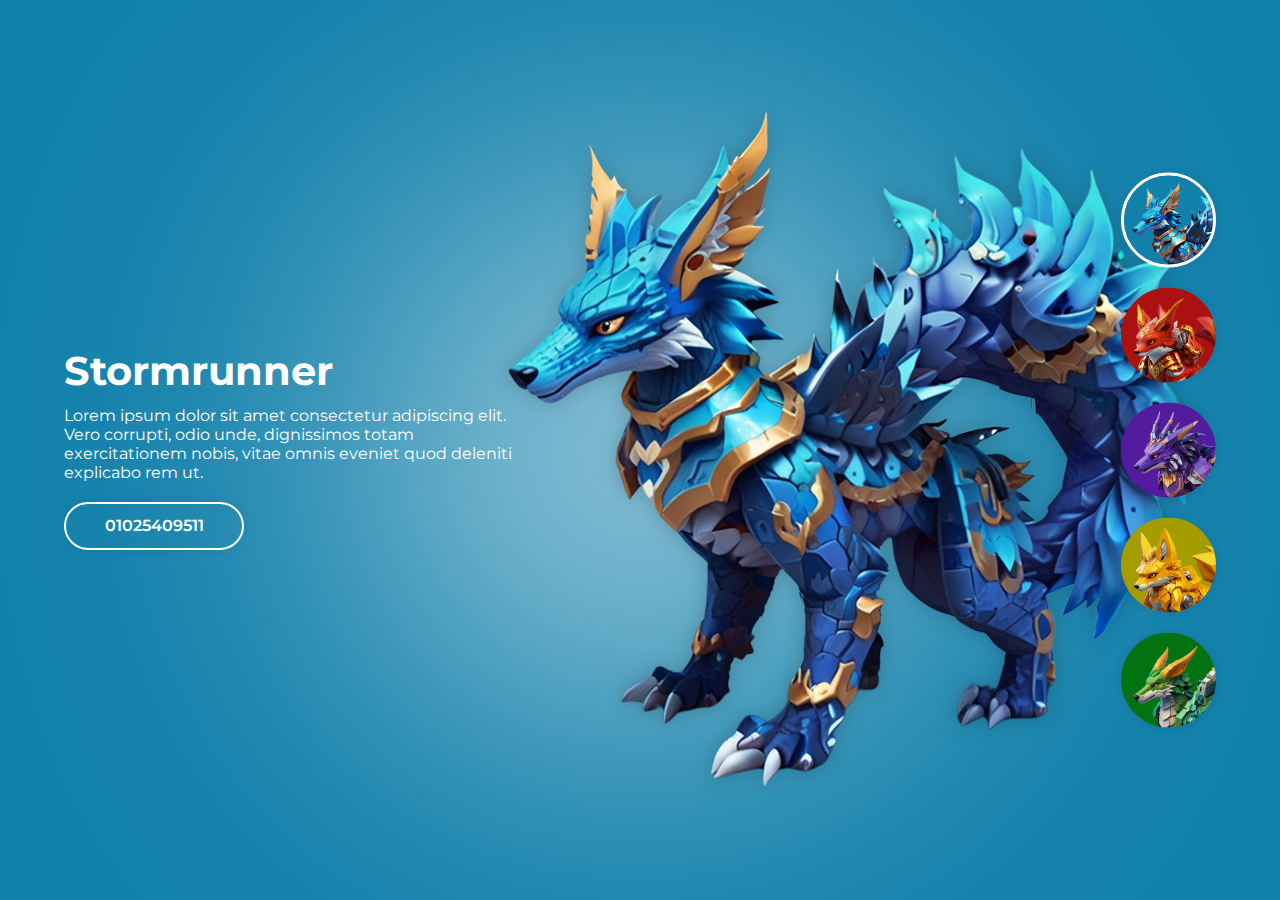
<file: index.html>
<!DOCTYPE html>
<html lang="en">

<head>
    <meta charset="UTF-8">
    <meta http-equiv="X-UA-Compatible" content="IE=edge">
    <meta name="viewport" content="width=device-width, initial-scale=1.0">
    <title>Slider Carousel using HTML CSS & Javascript | Codehal - Carousel 2</title>
    <link rel="stylesheet" href="style.css">
</head>

<body>
    <div class="carousel">
        <div class="item active">
            <div class="bg"></div>
            <div class="info-box">
                <div class="info-slider">
                    <div class="info-item" style="--i:0;">
                        <h2>Stormrunner</h2>
                        <p>Lorem ipsum dolor sit amet consectetur adipiscing elit. Vero
                            corrupti, odio unde, dignissimos totam exercitationem nobis,
                            vitae omnis eveniet quod deleniti explicabo rem ut.</p>
                        <a href="#" class="btn">01025409511</a>
                    </div>
                </div>
            </div>
            <div class="img-box">
                <div class="img-slider">
                    <div class="img-item" style="--i:0;">
                        <img src="images/img1.png">

                    </div>
                </div>
            </div>
        </div>

        <div class="item">
            <div class="bg"></div>
            <div class="info-box">
                <div class="info-slider">
                    <div class="info-item" style="--i:1;">
                        <h2>Dropsight</h2>
                        <p>Lorem ipsum dolor sit amet consectetur adipiscing elit. Vero
                            corrupti, odio unde, dignissimos totam exercitationem nobis,
                            vitae omnis eveniet quod deleniti explicabo rem ut.</p>
                        <a href="#" class="btn">01025409511</a>
                    </div>
                </div>
            </div>
            <div class="img-box">
                <div class="img-slider">
                    <div class="img-item" style="--i:1;">
                        <img src="images/img2.png">

                    </div>
                </div>
            </div>
        </div>

        <div class="item">
            <div class="bg"></div>
            <div class="info-box">
                <div class="info-slider">
                    <div class="info-item" style="--i:2;">
                        <h2>Riot</h2>
                        <p>Lorem ipsum dolor sit amet consectetur adipiscing elit. Vero
                            corrupti, odio unde, dignissimos totam exercitationem nobis,
                            vitae omnis eveniet quod deleniti explicabo rem ut.</p>
                        <a href="#" class="btn">01025409511</a>
                    </div>
                </div>
            </div>
            <div class="img-box">
                <div class="img-slider">
                    <div class="img-item" style="--i:2;">
                        <img src="images/img3.png">

                    </div>
                </div>
            </div>
        </div>

        <div class="item">
            <div class="bg"></div>
            <div class="info-box">
                <div class="info-slider">
                    <div class="info-item" style="--i:3;">
                        <h2>sunblast</h2>
                        <p>Lorem ipsum dolor sit amet consectetur adipiscing elit. Vero
                            corrupti, odio unde, dignissimos totam exercitationem nobis,
                            vitae omnis eveniet quod deleniti explicabo rem ut.</p>
                        <a href="#" class="btn">01025409511</a>
                    </div>
                </div>
            </div>
            <div class="img-box">
                <div class="img-slider">
                    <div class="img-item" style="--i:3;">
                        <img src="images/img4.png">

                    </div>
                </div>
            </div>
        </div>

        <div class="item">
            <div class="bg"></div>
            <div class="info-box">
                <div class="info-slider">
                    <div class="info-item" style="--i:4;">
                        <h2>Breakclash</h2>
                        <p>Lorem ipsum dolor sit amet consectetur adipiscing elit. Vero
                            corrupti, odio unde, dignissimos totam exercitationem nobis,
                            vitae omnis eveniet quod deleniti explicabo rem ut.</p>
                        <a href="#" class="btn">01025409511</a>
                    </div>
                </div>
            </div>
            <div class="img-box">
                <div class="img-slider">
                    <div class="img-item" style="--i:4;">
                        <img src="images/img5.png">

                    </div>
                </div>
            </div>
        </div>

        <ul class="thumb">
            <li class="selected"><img src="images/thumb1.png"></li>
            <li><img src="images/thumb2.png"></li>
            <li><img src="images/thumb3.png"></li>
            <li><img src="images/thumb4.png"></li>
            <li><img src="images/thumb5.png"></li>
        </ul>
    </div>


    <script src="script.js"></script>
</body>

</html>
</file>
<file: style.css>
@import url('https://fonts.googleapis.com/css2?family=Montserrat:wght@300;400;500;600;700;800;900&display=swap');

* {
    margin: 0;
    padding: 0;
    box-sizing: border-box;
    font-family: 'Montserrat', sans-serif;
}

.carousel {
    height: 100vh;
}

.item .info-box {
    position: absolute;
    left: 5%;
    top: 50%;
    transform: translateY(-50%);
    width: 450px;
    height: 280px;
    display: flex;
    align-items: center;
    z-index: 1;
   
    overflow: hidden;
}

.item.active .info-box {
    z-index: 2;
}

.info-box .info-slider {
    height: inherit;
    transition: .5s ease;
}

.info-slider .info-item {
    height: inherit;
    display: flex;
    flex-direction: column;
    justify-content: center;
    color: #fff;
    transform: translateY(calc(var(--i) * 100%));
}

.info-item h2 {
    font-size: 40px;
    line-height: 1;
}

.info-item p {
    font-size: 16px;
    margin: 15px 0 20px;
}

.info-item .btn {
    display: inline-flex;
    justify-content: center;
    align-items: center;
    width: 180px;
    height: 48px;
    background: transparent;
    border: 2px solid #fff;
    border-radius: 40px;
    box-shadow: 0 0 10px rgba(0, 0, 0, .1);
    font-size: 16px;
    color: #fff;
    text-decoration: none;
    font-weight: 600;
}

.item .img-box {
    position: absolute;
    left: 35%;
    top: 50%;
    transform: translateY(-50%);
    width: 800px;
    height: 700px;
    display: flex;
    align-items: center;
   overflow: hidden;
}

.img-box .img-slider {
    width: inherit;
    height: inherit;
    transition: .5s ease;
}

.img-slider .img-item {
    width: inherit;
    height: inherit;
    display: flex;
    justify-content: center;
    align-items: center;
    transform: translatex(calc(var(--i) * 100%));
}

.img-item img {
    pointer-events: none;
    filter: drop-shadow(0 0 10px rgba(0, 0, 0, .2));
    transform: scale(0);
    transition: .5s ease;
}

.item.active .img-item img {
    transform: scale(1);
}

.thumb {
    position: absolute;
    right: 5%;
    top: 50%;
    transform: translateY(-50%);
    list-style: none;
}

.thumb li {
    width: 95px;
    height: 95px;
    border-radius: 50%;
    box-shadow: 0 0 10px rgba(0, 0, 0, .1);
    cursor: pointer;
    margin: 20px 0;
    overflow: hidden;
}

.thumb li.selected{
    border: 3px solid #fff;
}

.thumb li img {
    width: 100%;
    height: 100%;
    object-fit: cover;
}

.item .bg {
    position: absolute;
    top: 0;
    left: 0;
    width: 100%;
    height: 100%;
    opacity: 0;
    transition: .2s;
}

.item.active .bg {
    opacity: 1;
}

.item .bg::before{
    content: '';
    position: absolute;
    left: 50%;
    top: 50%;
    transform: translate(-50%, -50%);
    width: 500px;
    height: 500px;
    background: rgba(255, 255, 255, .8);
    border-radius: 50%;
    filter: blur(200px);
}

.item:nth-child(1) .bg {
    background: #1180ab;
}

.item:nth-child(2) .bg {
    background: #ab1111;
}

.item:nth-child(3) .bg {
    background: #531b9d;
}

.item:nth-child(4) .bg {
    background: #a59d00;
}

.item:nth-child(5) .bg {
    background: #037210;
}
</file>
